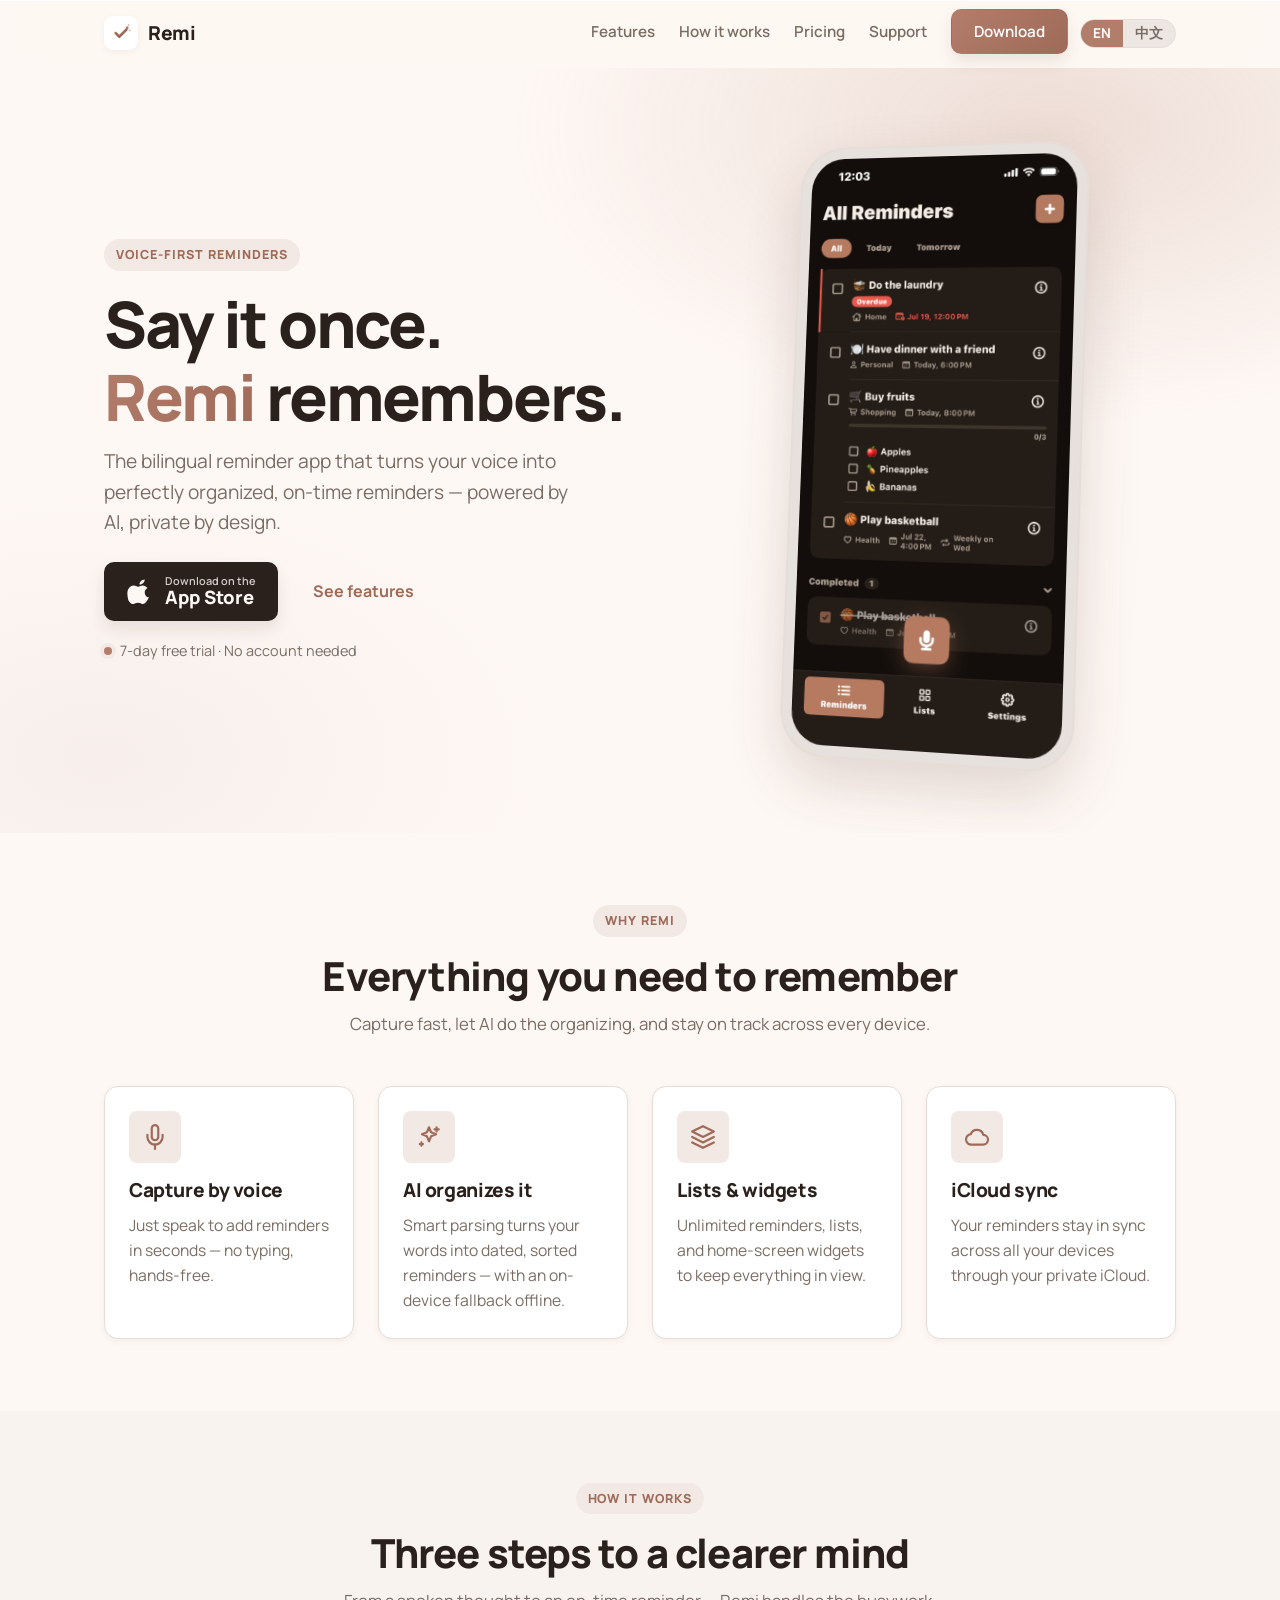
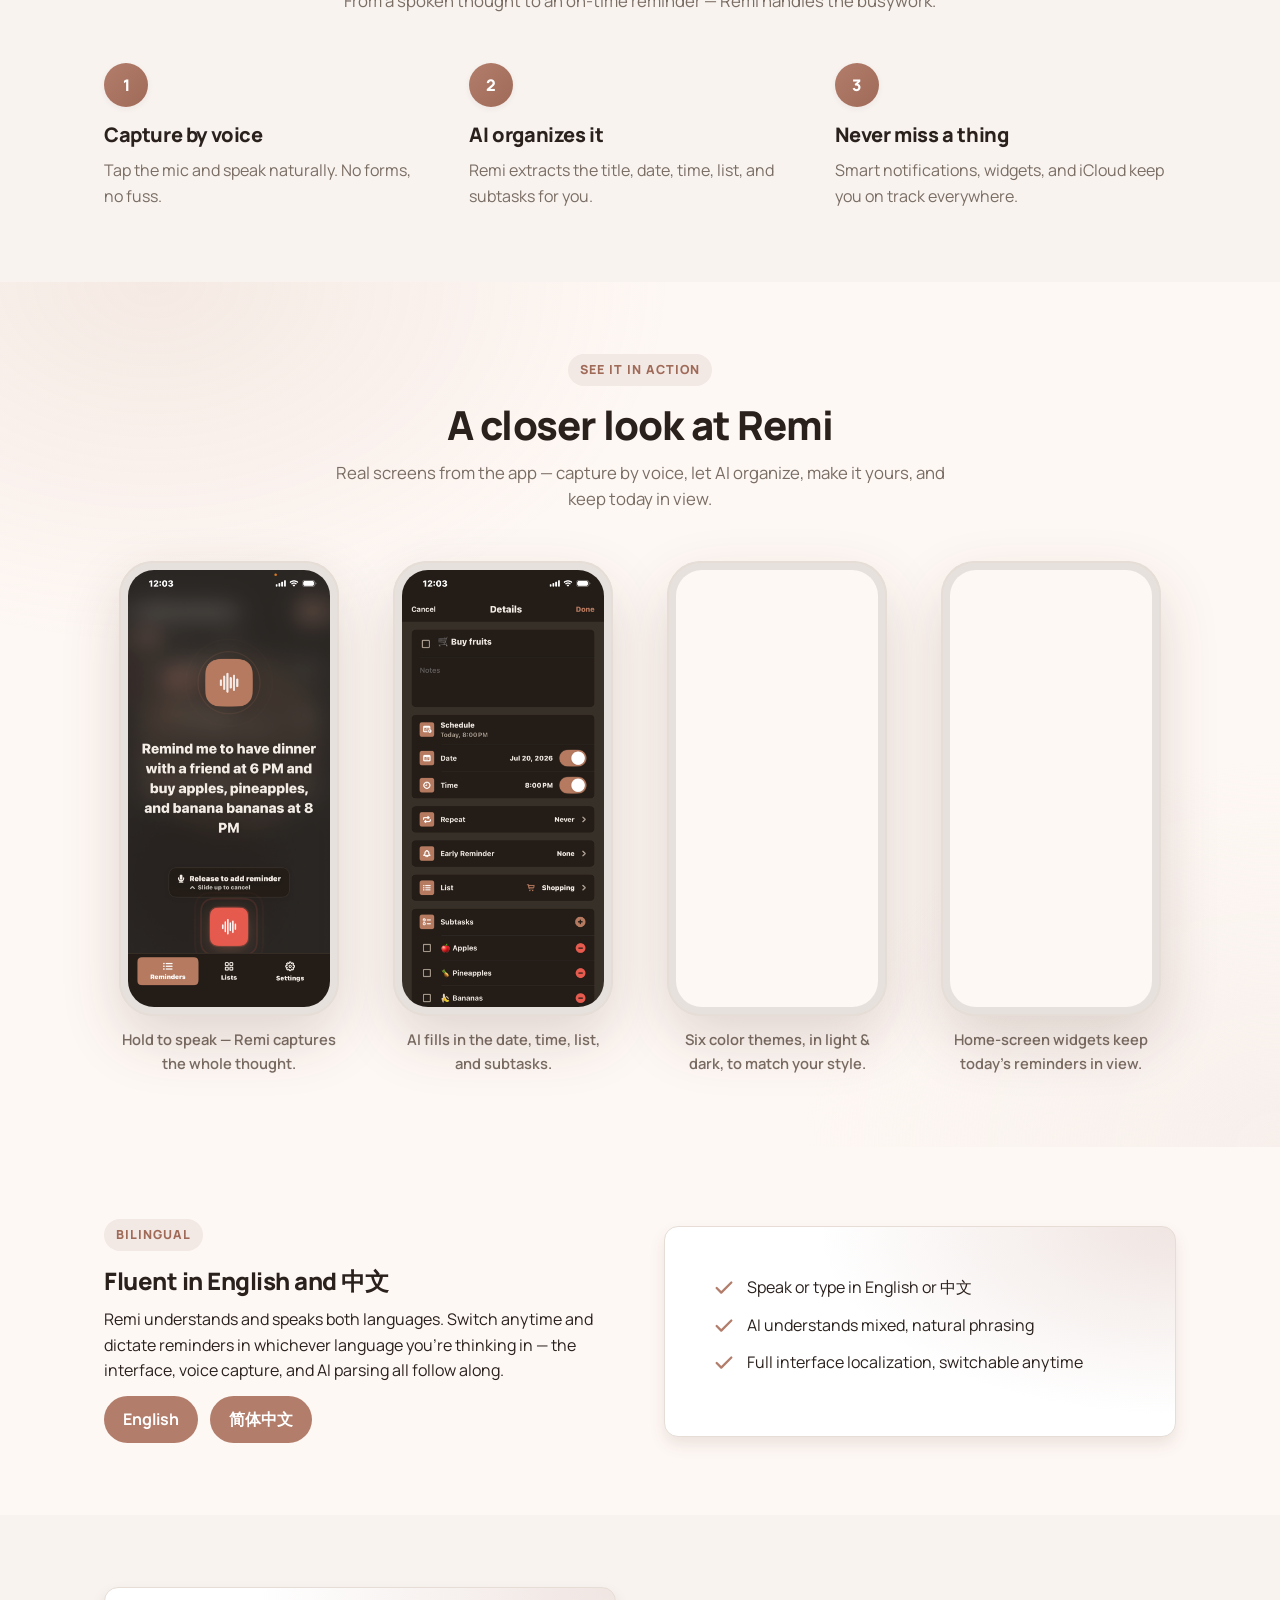
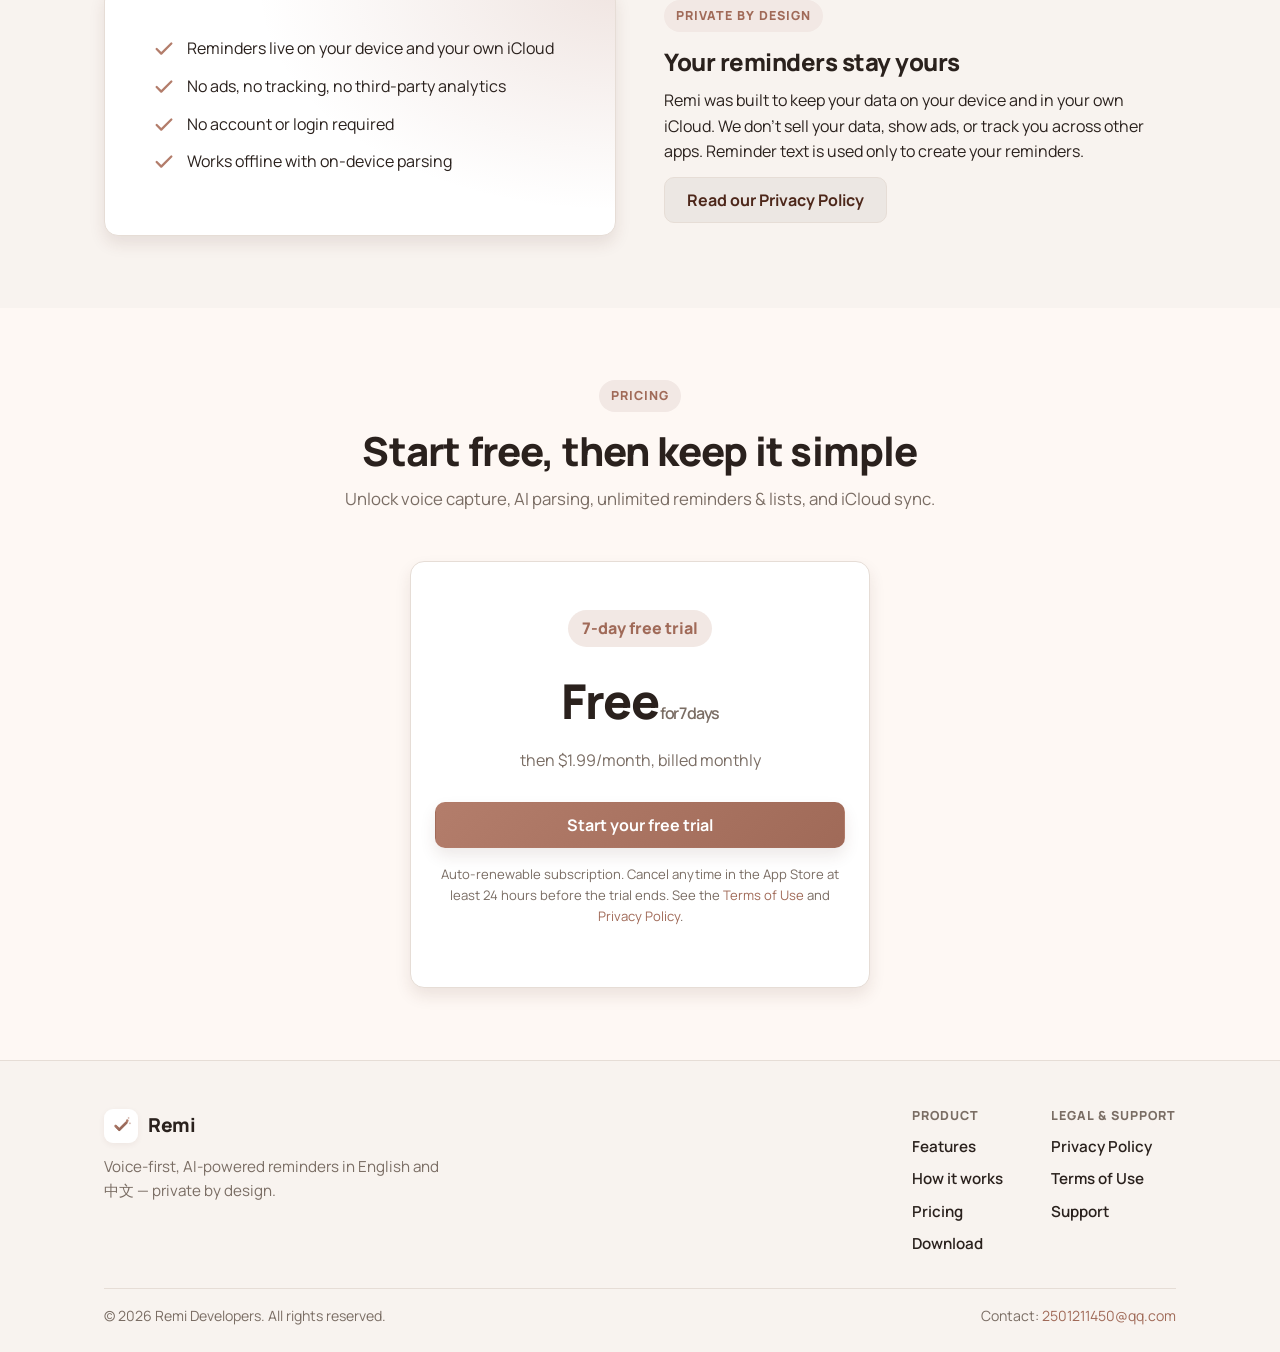
<file: index.html>
<!DOCTYPE html>
<html lang="en">
<head>
  <meta charset="utf-8" />
  <meta name="viewport" content="width=device-width, initial-scale=1" />
  <script>
    (function () {
      try {
        var s = new URLSearchParams(location.search).get("lang");
        var v = s || localStorage.getItem("remi.lang");
        var lang = (v === "en" || v === "zh") ? v
          : ((navigator.language || "en").toLowerCase().indexOf("zh") === 0 ? "zh" : "en");
        var el = document.documentElement;
        el.setAttribute("lang", lang === "zh" ? "zh-Hans" : "en");
        el.setAttribute("data-lang", lang);
        if (lang !== "en") el.classList.add("i18n-hold");
      } catch (e) {}
    })();
  </script>
  <title data-i18n="index.title">Remi — Voice-first reminders, organized by AI</title>
  <meta name="description" data-i18n-attr="content:index.desc" content="Remi is a bilingual (English / 中文) reminder app. Speak naturally and AI turns your words into dated, sorted reminders — private by design, synced with your own iCloud." />
  <meta name="theme-color" content="#b37d6b" />

  <!-- Open Graph / social -->
  <meta property="og:type" content="website" />
  <meta property="og:title" content="Remi — Voice-first reminders, organized by AI" />
  <meta property="og:description" content="Speak it. Remi remembers. A bilingual, AI-powered reminder app that's private by design." />
  <meta property="og:image" content="assets/app-icon.png" />
  <meta name="twitter:card" content="summary_large_image" />

  <link rel="icon" type="image/png" href="assets/app-icon.png" />
  <link rel="apple-touch-icon" href="assets/app-icon.png" />

  <!-- Manrope (design.md system font) -->
  <link rel="preconnect" href="https://fonts.googleapis.com" />
  <link rel="preconnect" href="https://fonts.gstatic.com" crossorigin />
  <link href="https://fonts.googleapis.com/css2?family=Manrope:wght@400;500;600;700;800&display=swap" rel="stylesheet" />

  <link rel="stylesheet" href="styles.css" />
  <script src="i18n.js" defer></script>
  <script src="script.js" defer></script>
</head>
<body>
  <!-- ============ Nav ============ -->
  <header class="nav">
    <div class="container">
      <a class="brand" href="index.html">
        <img src="assets/app-icon.png" alt="" width="34" height="34" />
        Remi
      </a>
      <nav aria-label="Primary">
        <ul class="nav-links" id="nav-links">
          <li><a href="#features" data-i18n="nav.features">Features</a></li>
          <li><a href="#how" data-i18n="nav.how">How it works</a></li>
          <li><a href="#pricing" data-i18n="nav.pricing">Pricing</a></li>
          <li><a href="support.html" data-i18n="common.support">Support</a></li>
          <li><a class="btn btn-primary" href="https://apps.apple.com/app/id6792330658" target="_blank" rel="noopener" data-i18n="common.download">Download</a></li>
        </ul>
      </nav>
      <div class="lang-switch" role="group" aria-label="Language" data-i18n-attr="aria-label:lang.aria">
        <button type="button" data-set-lang="en">EN</button>
        <button type="button" data-set-lang="zh">中文</button>
      </div>
      <button class="nav-toggle" aria-label="Toggle menu" aria-controls="nav-links" aria-expanded="false">
        <svg viewBox="0 0 24 24" fill="none" stroke="currentColor" stroke-width="2" stroke-linecap="round"><path d="M3 6h18M3 12h18M3 18h18"/></svg>
      </button>
    </div>
  </header>

  <main>
    <!-- ============ Hero ============ -->
    <section class="hero">
      <div class="container hero-grid">
        <div>
          <span class="eyebrow" data-i18n="hero.eyebrow">Voice-first reminders</span>
          <h1 data-i18n-html="hero.title">Say it once.<br /><span class="accent">Remi</span> remembers.</h1>
          <p class="hero-sub" data-i18n="hero.sub">
            The bilingual reminder app that turns your voice into perfectly
            organized, on-time reminders — powered by AI, private by design.
          </p>
          <div class="hero-actions">
            <a class="btn btn-store" href="https://apps.apple.com/app/id6792330658" target="_blank" rel="noopener" aria-label="Download Remi on the App Store" data-i18n-attr="aria-label:common.onAppStore">
              <svg viewBox="0 0 24 24" fill="currentColor" aria-hidden="true"><path d="M16.365 1.43c0 1.14-.42 2.22-1.17 3.03-.9.96-2.37 1.71-3.6 1.62-.15-1.14.42-2.34 1.11-3.09.81-.87 2.31-1.53 3.66-1.56zM20.6 17.02c-.6 1.38-.9 1.98-1.68 3.18-1.08 1.68-2.61 3.78-4.5 3.78-1.68 0-2.1-1.08-4.38-1.08-2.28 0-2.73 1.05-4.41 1.11-1.89.06-3.33-1.86-4.41-3.54C.36 17.31-.24 13.02 1.26 10.2c1.05-2.01 2.94-3.27 4.95-3.27 1.71 0 2.79 1.11 4.2 1.11 1.38 0 2.22-1.11 4.2-1.11 1.5 0 3.09.81 4.23 2.22-3.72 2.04-3.12 7.35.76 8.87z"/></svg>
              <span class="store-copy"><small data-i18n="hero.badgeSmall">Download on the</small><strong>App Store</strong></span>
            </a>
            <a class="btn btn-ghost" href="#features" data-i18n="hero.seeFeatures">See features</a>
          </div>
          <span class="hero-note" data-i18n="hero.note">7-day free trial · No account needed</span>
        </div>

        <!-- Real device screenshot — language-aware src (assets/shots/{en,zh}/main.png) -->
        <div class="phone-wrap">
          <div class="phone phone--shot">
            <div class="phone-screen">
              <img class="phone-shot-img"
                   data-i18n-attr="src:shot.main.src,alt:shot.main.alt"
                   src="assets/shots/en/main.png"
                   alt="Remi home screen showing the All Reminders list"
                   width="720" height="1558" loading="eager" decoding="async" fetchpriority="high" />
            </div>
          </div>
        </div>
      </div>
    </section>

    <!-- ============ Features ============ -->
    <section class="section" id="features">
      <div class="container">
        <div class="section-head reveal">
          <span class="eyebrow" data-i18n="features.eyebrow">Why Remi</span>
          <h2 data-i18n="features.title">Everything you need to remember</h2>
          <p data-i18n="features.intro">Capture fast, let AI do the organizing, and stay on track across every device.</p>
        </div>
        <div class="grid grid-4">
          <article class="card reveal">
            <span class="icon">
              <svg viewBox="0 0 24 24" fill="none" stroke="currentColor" stroke-width="2" stroke-linecap="round" stroke-linejoin="round"><path d="M12 1a3 3 0 0 0-3 3v8a3 3 0 0 0 6 0V4a3 3 0 0 0-3-3z"/><path d="M19 10v2a7 7 0 0 1-14 0v-2"/><path d="M12 19v4"/></svg>
            </span>
            <h3 data-i18n="features.c1.title">Capture by voice</h3>
            <p data-i18n="features.c1.body">Just speak to add reminders in seconds — no typing, hands-free.</p>
          </article>
          <article class="card reveal">
            <span class="icon">
              <svg viewBox="0 0 24 24" fill="none" stroke="currentColor" stroke-width="2" stroke-linecap="round" stroke-linejoin="round"><path d="M12 3l1.9 4.6L18.5 9.5 13.9 11.4 12 16l-1.9-4.6L5.5 9.5l4.6-1.9z"/><path d="M19 3v4M21 5h-4M5 17v3M6.5 18.5h-3"/></svg>
            </span>
            <h3 data-i18n="features.c2.title">AI organizes it</h3>
            <p data-i18n="features.c2.body">Smart parsing turns your words into dated, sorted reminders — with an on-device fallback offline.</p>
          </article>
          <article class="card reveal">
            <span class="icon">
              <svg viewBox="0 0 24 24" fill="none" stroke="currentColor" stroke-width="2" stroke-linecap="round" stroke-linejoin="round"><path d="M12 2 2 7l10 5 10-5-10-5z"/><path d="M2 12l10 5 10-5"/><path d="M2 17l10 5 10-5"/></svg>
            </span>
            <h3 data-i18n="features.c3.title">Lists &amp; widgets</h3>
            <p data-i18n="features.c3.body">Unlimited reminders, lists, and home-screen widgets to keep everything in view.</p>
          </article>
          <article class="card reveal">
            <span class="icon">
              <svg viewBox="0 0 24 24" fill="none" stroke="currentColor" stroke-width="2" stroke-linecap="round" stroke-linejoin="round"><path d="M17.5 19a4.5 4.5 0 0 0 .3-9A6 6 0 0 0 6.3 9.4 4 4 0 0 0 7 19h10.5z"/></svg>
            </span>
            <h3 data-i18n="features.c4.title">iCloud sync</h3>
            <p data-i18n="features.c4.body">Your reminders stay in sync across all your devices through your private iCloud.</p>
          </article>
        </div>
      </div>
    </section>

    <!-- ============ How it works ============ -->
    <section class="section alt-surface" id="how">
      <div class="container">
        <div class="section-head reveal">
          <span class="eyebrow" data-i18n="how.eyebrow">How it works</span>
          <h2 data-i18n="how.title">Three steps to a clearer mind</h2>
          <p data-i18n="how.intro">From a spoken thought to an on-time reminder — Remi handles the busywork.</p>
        </div>
        <div class="grid grid-3 steps">
          <div class="step reveal">
            <div class="num">1</div>
            <h3 data-i18n="how.s1.title">Capture by voice</h3>
            <p data-i18n="how.s1.body">Tap the mic and speak naturally. No forms, no fuss.</p>
          </div>
          <div class="step reveal">
            <div class="num">2</div>
            <h3 data-i18n="how.s2.title">AI organizes it</h3>
            <p data-i18n="how.s2.body">Remi extracts the title, date, time, list, and subtasks for you.</p>
          </div>
          <div class="step reveal">
            <div class="num">3</div>
            <h3 data-i18n="how.s3.title">Never miss a thing</h3>
            <p data-i18n="how.s3.body">Smart notifications, widgets, and iCloud keep you on track everywhere.</p>
          </div>
        </div>
      </div>
    </section>

    <!-- ============ Screenshot showcase ============ -->
    <section class="section section--showcase" id="gallery">
      <div class="container">
        <div class="section-head reveal">
          <span class="eyebrow" data-i18n="gallery.eyebrow">See it in action</span>
          <h2 data-i18n="gallery.title">A closer look at Remi</h2>
          <p data-i18n="gallery.intro">Real screens from the app — capture by voice, let AI organize, make it yours, and keep today in view.</p>
        </div>
        <div class="shot-gallery">
          <figure class="shot reveal">
            <div class="phone phone--shot phone--sm">
              <div class="phone-screen">
                <img data-i18n-attr="src:shot.voice.src,alt:shot.voice.cap" src="assets/shots/en/voice.png" alt="Hold to speak — Remi captures the whole thought." width="720" height="1558" loading="lazy" decoding="async" />
              </div>
            </div>
            <figcaption data-i18n="shot.voice.cap">Hold to speak — Remi captures the whole thought.</figcaption>
          </figure>
          <figure class="shot reveal">
            <div class="phone phone--shot phone--sm">
              <div class="phone-screen">
                <img data-i18n-attr="src:shot.details.src,alt:shot.details.cap" src="assets/shots/en/details.png" alt="AI fills in the date, time, list, and subtasks." width="720" height="1558" loading="lazy" decoding="async" />
              </div>
            </div>
            <figcaption data-i18n="shot.details.cap">AI fills in the date, time, list, and subtasks.</figcaption>
          </figure>
          <figure class="shot reveal">
            <div class="phone phone--shot phone--sm">
              <div class="phone-screen">
                <img data-i18n-attr="src:shot.themes.src,alt:shot.themes.cap" src="assets/shots/en/themes.png" alt="Six color themes, in light &amp; dark, to match your style." width="720" height="1558" loading="lazy" decoding="async" />
              </div>
            </div>
            <figcaption data-i18n="shot.themes.cap">Six color themes, in light &amp; dark, to match your style.</figcaption>
          </figure>
          <figure class="shot reveal">
            <div class="phone phone--shot phone--sm">
              <div class="phone-screen">
                <img data-i18n-attr="src:shot.widget.src,alt:shot.widget.cap" src="assets/shots/en/widget.png" alt="Home-screen widgets keep today's reminders in view." width="720" height="1558" loading="lazy" decoding="async" />
              </div>
            </div>
            <figcaption data-i18n="shot.widget.cap">Home-screen widgets keep today's reminders in view.</figcaption>
          </figure>
        </div>
      </div>
    </section>

    <!-- ============ Bilingual ============ -->
    <section class="section">
      <div class="container split">
        <div class="reveal">
          <span class="eyebrow" data-i18n="bi.eyebrow">Bilingual</span>
          <h2 data-i18n="bi.title">Fluent in English and 中文</h2>
          <p data-i18n="bi.body">
            Remi understands and speaks both languages. Switch anytime and dictate
            reminders in whichever language you're thinking in — the interface,
            voice capture, and AI parsing all follow along.
          </p>
          <div class="lang-badges">
            <span class="lang-badge active">English</span>
            <span class="lang-badge active">简体中文</span>
          </div>
        </div>
        <div class="callout-card reveal">
          <ul class="check-list">
            <li>
              <svg viewBox="0 0 24 24" fill="none" stroke="currentColor" stroke-width="2.5" stroke-linecap="round" stroke-linejoin="round"><path d="M20 6 9 17l-5-5"/></svg>
              <span data-i18n="bi.check1">Speak or type in English or 中文</span>
            </li>
            <li>
              <svg viewBox="0 0 24 24" fill="none" stroke="currentColor" stroke-width="2.5" stroke-linecap="round" stroke-linejoin="round"><path d="M20 6 9 17l-5-5"/></svg>
              <span data-i18n="bi.check2">AI understands mixed, natural phrasing</span>
            </li>
            <li>
              <svg viewBox="0 0 24 24" fill="none" stroke="currentColor" stroke-width="2.5" stroke-linecap="round" stroke-linejoin="round"><path d="M20 6 9 17l-5-5"/></svg>
              <span data-i18n="bi.check3">Full interface localization, switchable anytime</span>
            </li>
          </ul>
        </div>
      </div>
    </section>

    <!-- ============ Privacy ============ -->
    <section class="section alt-surface">
      <div class="container split">
        <div class="callout-card reveal">
          <ul class="check-list">
            <li>
              <svg viewBox="0 0 24 24" fill="none" stroke="currentColor" stroke-width="2.5" stroke-linecap="round" stroke-linejoin="round"><path d="M20 6 9 17l-5-5"/></svg>
              <span data-i18n="privt.check1">Reminders live on your device and your own iCloud</span>
            </li>
            <li>
              <svg viewBox="0 0 24 24" fill="none" stroke="currentColor" stroke-width="2.5" stroke-linecap="round" stroke-linejoin="round"><path d="M20 6 9 17l-5-5"/></svg>
              <span data-i18n="privt.check2">No ads, no tracking, no third-party analytics</span>
            </li>
            <li>
              <svg viewBox="0 0 24 24" fill="none" stroke="currentColor" stroke-width="2.5" stroke-linecap="round" stroke-linejoin="round"><path d="M20 6 9 17l-5-5"/></svg>
              <span data-i18n="privt.check3">No account or login required</span>
            </li>
            <li>
              <svg viewBox="0 0 24 24" fill="none" stroke="currentColor" stroke-width="2.5" stroke-linecap="round" stroke-linejoin="round"><path d="M20 6 9 17l-5-5"/></svg>
              <span data-i18n="privt.check4">Works offline with on-device parsing</span>
            </li>
          </ul>
        </div>
        <div class="reveal">
          <span class="eyebrow" data-i18n="privt.eyebrow">Private by design</span>
          <h2 data-i18n="privt.title">Your reminders stay yours</h2>
          <p data-i18n="privt.body">
            Remi was built to keep your data on your device and in your own iCloud.
            We don't sell your data, show ads, or track you across other apps.
            Reminder text is used only to create your reminders.
          </p>
          <a class="btn btn-secondary" href="privacy.html" data-i18n="privt.read">Read our Privacy Policy</a>
        </div>
      </div>
    </section>

    <!-- ============ Pricing ============ -->
    <section class="section" id="pricing">
      <div class="container">
        <div class="section-head reveal">
          <span class="eyebrow" data-i18n="pricing.eyebrow">Pricing</span>
          <h2 data-i18n="pricing.title">Start free, then keep it simple</h2>
          <p data-i18n="pricing.intro">Unlock voice capture, AI parsing, unlimited reminders &amp; lists, and iCloud sync.</p>
        </div>
        <div class="pricing reveal">
          <span class="trial-tag" data-i18n="pricing.trialTag">7-day free trial</span>
          <div class="price" data-i18n-html="pricing.price">Free<small> for 7 days</small></div>
          <p style="color:var(--secondary-text);margin-top:var(--sp-sm)" data-i18n-html="pricing.thenLine">
            then $1.99/month, billed monthly
          </p>
          <!-- App Store call-to-action. -->
          <a class="btn btn-primary" href="https://apps.apple.com/app/id6792330658" target="_blank" rel="noopener" style="width:100%;margin-top:var(--sp-lg)" data-i18n="pricing.cta">Start your free trial</a>
          <p class="fine" data-i18n-html="pricing.fine">
            Auto-renewable subscription. Cancel anytime in the App Store at least
            24 hours before the trial ends. See the
            <a href="https://www.apple.com/legal/internet-services/itunes/dev/stdeula/">Terms of Use</a>
            and <a href="privacy.html">Privacy Policy</a>.
          </p>
        </div>
      </div>
    </section>
  </main>

  <!-- ============ Footer ============ -->
  <footer class="footer">
    <div class="container">
      <div class="footer-grid">
        <div>
          <a class="brand" href="index.html">
            <img src="assets/app-icon.png" alt="" width="34" height="34" />
            Remi
          </a>
          <p data-i18n="footer.tagline">Voice-first, AI-powered reminders in English and 中文 — private by design.</p>
        </div>
        <div class="footer-links">
          <div class="footer-col">
            <h4 data-i18n="footer.product">Product</h4>
            <a href="#features" data-i18n="nav.features">Features</a>
            <a href="#how" data-i18n="nav.how">How it works</a>
            <a href="#pricing" data-i18n="nav.pricing">Pricing</a>
            <a href="https://apps.apple.com/app/id6792330658" target="_blank" rel="noopener" data-i18n="common.download">Download</a>
          </div>
          <div class="footer-col">
            <h4 data-i18n="footer.legalSupport">Legal &amp; support</h4>
            <a href="privacy.html" data-i18n="common.privacyPolicy">Privacy Policy</a>
            <a href="https://www.apple.com/legal/internet-services/itunes/dev/stdeula/" data-i18n="common.termsOfUse">Terms of Use</a>
            <a href="support.html" data-i18n="common.support">Support</a>
          </div>
        </div>
      </div>
      <div class="footer-bottom">
        <span>&copy; <span data-year>2026</span> Remi Developers. <span data-i18n="footer.rights">All rights reserved.</span></span>
        <span><span data-i18n="footer.contactLabel">Contact:</span> <a href="mailto:2501211450@qq.com">2501211450@qq.com</a></span>
      </div>
    </div>
  </footer>
</body>
</html>
</file>
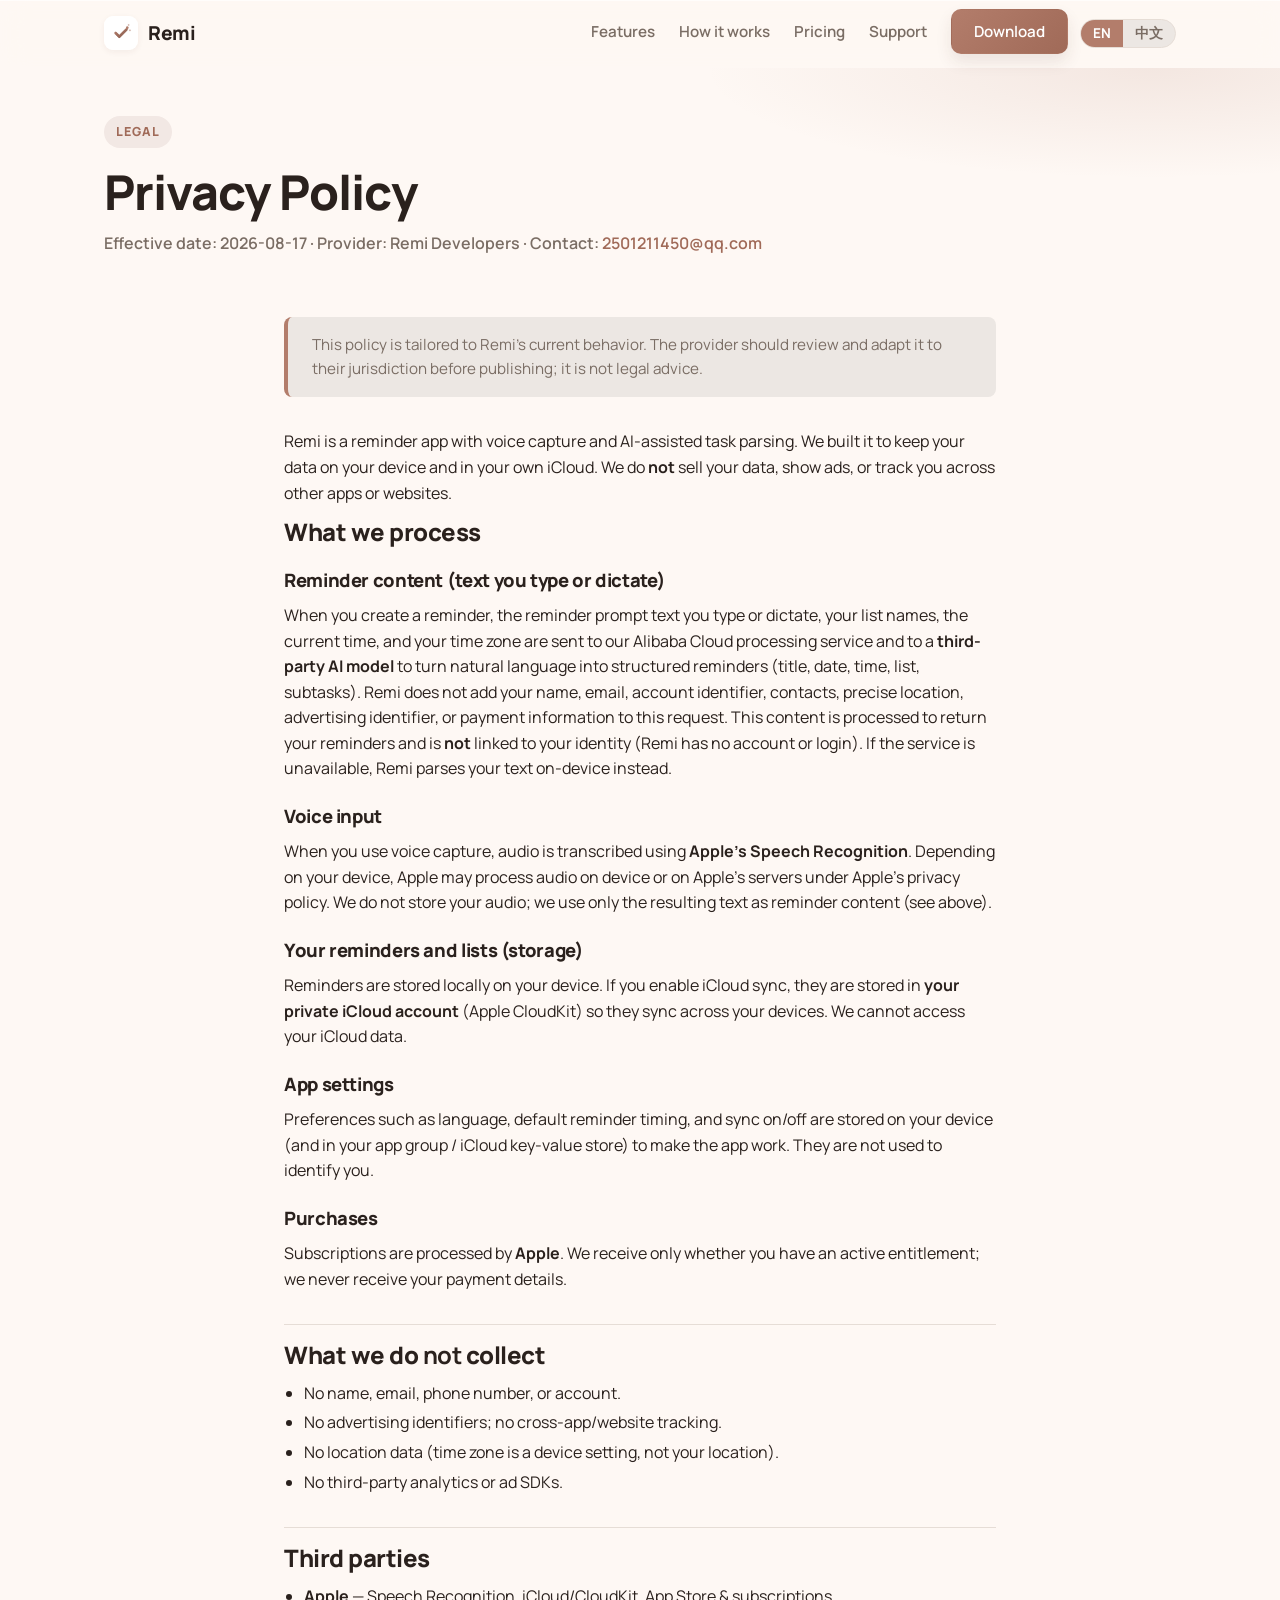
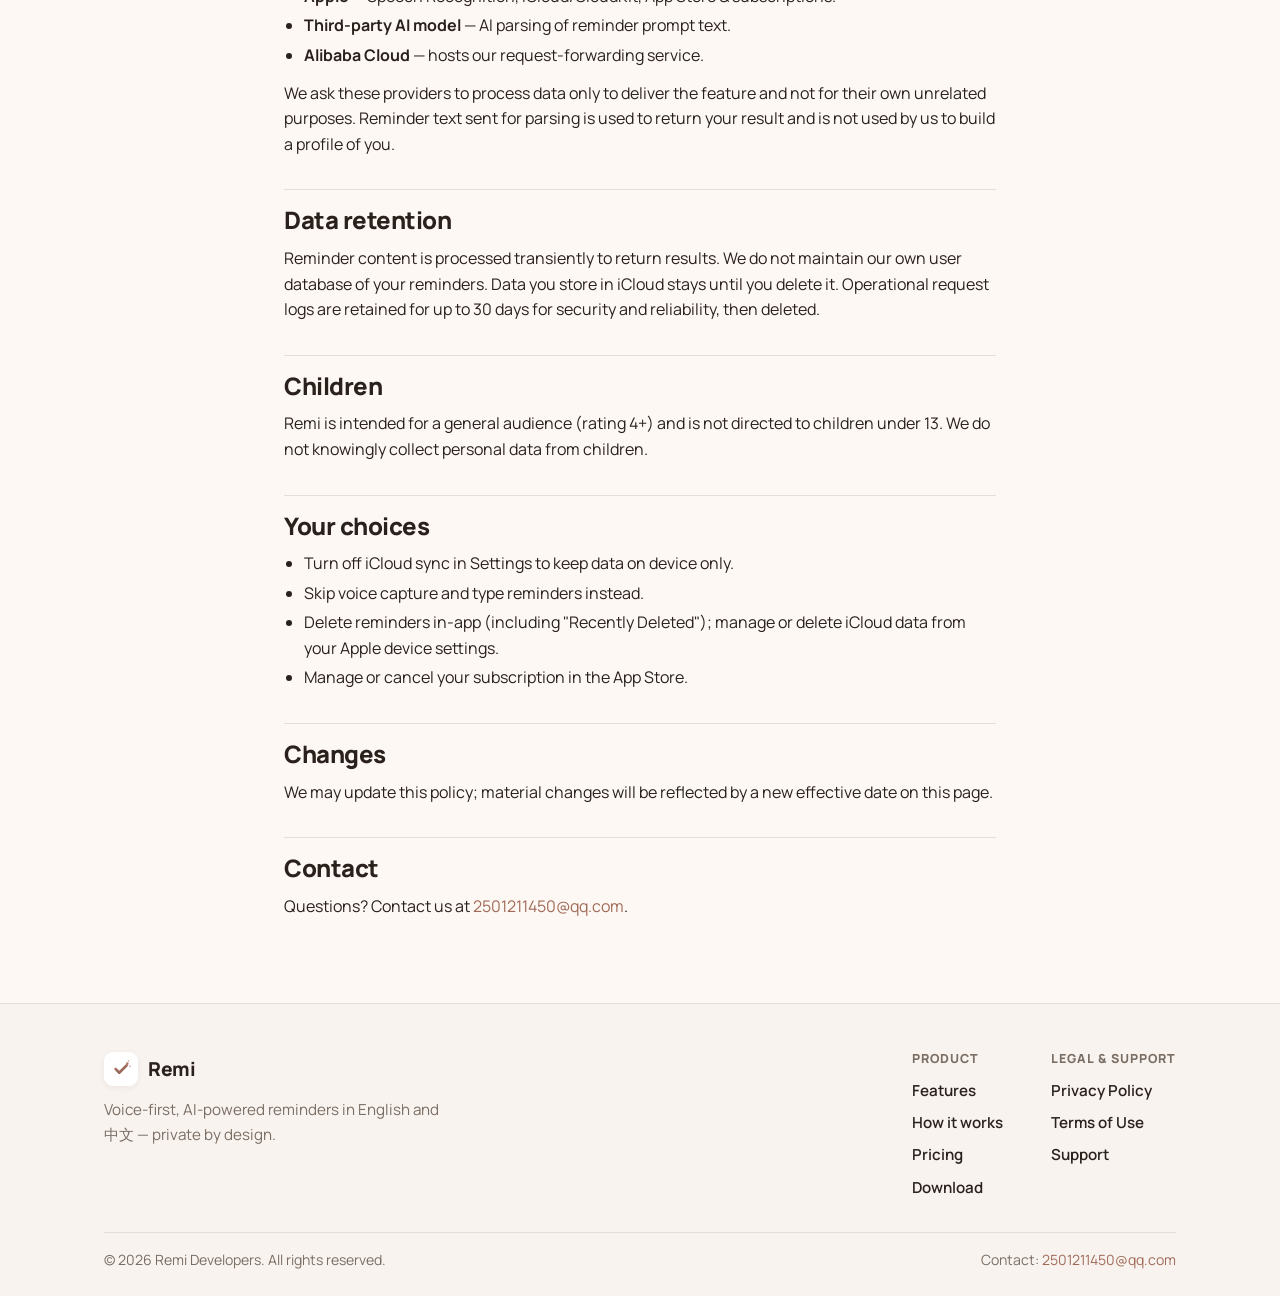
<file: privacy.html>
<!DOCTYPE html>
<html lang="en">
<head>
  <meta charset="utf-8" />
  <meta name="viewport" content="width=device-width, initial-scale=1" />
  <script>
    (function () {
      try {
        var s = new URLSearchParams(location.search).get("lang");
        var v = s || localStorage.getItem("remi.lang");
        var lang = (v === "en" || v === "zh") ? v
          : ((navigator.language || "en").toLowerCase().indexOf("zh") === 0 ? "zh" : "en");
        var el = document.documentElement;
        el.setAttribute("lang", lang === "zh" ? "zh-Hans" : "en");
        el.setAttribute("data-lang", lang);
        if (lang !== "en") el.classList.add("i18n-hold");
      } catch (e) {}
    })();
  </script>
  <title data-i18n="privacy.title">Privacy Policy — Remi</title>
  <meta name="description" data-i18n-attr="content:privacy.desc" content="How Remi handles your data: on your device and in your own iCloud. No ads, no tracking, no account required." />
  <meta name="theme-color" content="#b37d6b" />

  <link rel="icon" type="image/png" href="assets/app-icon.png" />
  <link rel="apple-touch-icon" href="assets/app-icon.png" />

  <link rel="preconnect" href="https://fonts.googleapis.com" />
  <link rel="preconnect" href="https://fonts.gstatic.com" crossorigin />
  <link href="https://fonts.googleapis.com/css2?family=Manrope:wght@400;500;600;700;800&display=swap" rel="stylesheet" />

  <link rel="stylesheet" href="styles.css" />
  <script src="i18n.js" defer></script>
  <script src="script.js" defer></script>
</head>
<body>
  <!-- ============ Nav ============ -->
  <header class="nav">
    <div class="container">
      <a class="brand" href="index.html">
        <img src="assets/app-icon.png" alt="" width="34" height="34" />
        Remi
      </a>
      <nav aria-label="Primary">
        <ul class="nav-links" id="nav-links">
          <li><a href="index.html#features" data-i18n="nav.features">Features</a></li>
          <li><a href="index.html#how" data-i18n="nav.how">How it works</a></li>
          <li><a href="index.html#pricing" data-i18n="nav.pricing">Pricing</a></li>
          <li><a href="support.html" data-i18n="common.support">Support</a></li>
          <li><a class="btn btn-primary" href="https://apps.apple.com/app/id6792330658" target="_blank" rel="noopener" data-i18n="common.download">Download</a></li>
        </ul>
      </nav>
      <div class="lang-switch" role="group" aria-label="Language" data-i18n-attr="aria-label:lang.aria">
        <button type="button" data-set-lang="en">EN</button>
        <button type="button" data-set-lang="zh">中文</button>
      </div>
      <button class="nav-toggle" aria-label="Toggle menu" aria-controls="nav-links" aria-expanded="false">
        <svg viewBox="0 0 24 24" fill="none" stroke="currentColor" stroke-width="2" stroke-linecap="round"><path d="M3 6h18M3 12h18M3 18h18"/></svg>
      </button>
    </div>
  </header>

  <main>
    <section class="doc-hero">
      <div class="container">
        <span class="eyebrow" data-i18n="privacy.eyebrow">Legal</span>
        <h1 data-i18n="privacy.h1">Privacy Policy</h1>
        <p class="updated" data-i18n-html="privacy.updated">
          Effective date: 2026-08-17 ·
          Provider: Remi Developers ·
          Contact: <a href="mailto:2501211450@qq.com">2501211450@qq.com</a>
        </p>
      </div>
    </section>

    <article class="doc">
      <div class="doc-note" data-i18n="privacy.note">
        This policy is tailored to Remi's current behavior. The provider should
        review and adapt it to their jurisdiction before publishing; it is not
        legal advice.
      </div>

      <p data-i18n-html="privacy.intro">
        Remi is a reminder app with voice capture and AI-assisted task parsing. We
        built it to keep your data on your device and in your own iCloud. We do
        <strong>not</strong> sell your data, show ads, or track you across other
        apps or websites.
      </p>

      <h2 data-i18n="privacy.h2process">What we process</h2>

      <h3 data-i18n="privacy.h3reminder">Reminder content (text you type or dictate)</h3>
      <p data-i18n-html="privacy.pReminder">
        When you create a reminder, the reminder prompt text you type or dictate,
        your list names, the current time, and your time zone are sent to our
        Alibaba Cloud processing service and to a <strong>third-party AI
        model</strong> to turn natural language into structured reminders (title,
        date, time, list, subtasks). Remi does not add your name, email, account
        identifier, contacts, precise location, advertising identifier, or payment
        information to this request. This content is processed to return your
        reminders and is <strong>not</strong> linked to your identity (Remi has no
        account or login). If the service is unavailable, Remi parses your text
        on-device instead.
      </p>

      <h3 data-i18n="privacy.h3voice">Voice input</h3>
      <p data-i18n-html="privacy.pVoice">
        When you use voice capture, audio is transcribed using <strong>Apple's
        Speech Recognition</strong>. Depending on your device, Apple may process
        audio on device or on Apple's servers under Apple's privacy policy. We do
        not store your audio; we use only the resulting text as reminder content
        (see above).
      </p>

      <h3 data-i18n="privacy.h3storage">Your reminders and lists (storage)</h3>
      <p data-i18n-html="privacy.pStorage">
        Reminders are stored locally on your device. If you enable iCloud sync,
        they are stored in <strong>your private iCloud account</strong> (Apple
        CloudKit) so they sync across your devices. We cannot access your iCloud
        data.
      </p>

      <h3 data-i18n="privacy.h3settings">App settings</h3>
      <p data-i18n="privacy.pSettings">
        Preferences such as language, default reminder timing, and sync on/off are
        stored on your device (and in your app group / iCloud key-value store) to
        make the app work. They are not used to identify you.
      </p>

      <h3 data-i18n="privacy.h3purchases">Purchases</h3>
      <p data-i18n-html="privacy.pPurchases">
        Subscriptions are processed by <strong>Apple</strong>. We receive only
        whether you have an active entitlement; we never receive your payment
        details.
      </p>

      <h2 data-i18n-html="privacy.h2notCollect">What we do <strong>not</strong> collect</h2>
      <ul>
        <li data-i18n="privacy.nc1">No name, email, phone number, or account.</li>
        <li data-i18n="privacy.nc2">No advertising identifiers; no cross-app/website tracking.</li>
        <li data-i18n="privacy.nc3">No location data (time zone is a device setting, not your location).</li>
        <li data-i18n="privacy.nc4">No third-party analytics or ad SDKs.</li>
      </ul>

      <h2 data-i18n="privacy.h2third">Third parties</h2>
      <ul>
        <li data-i18n-html="privacy.tpApple"><strong>Apple</strong> — Speech Recognition, iCloud/CloudKit, App Store &amp; subscriptions.</li>
        <li data-i18n-html="privacy.tpAI"><strong>Third-party AI model</strong> — AI parsing of reminder prompt text.</li>
        <li data-i18n-html="privacy.tpCloud"><strong>Alibaba Cloud</strong> — hosts our request-forwarding service.</li>
      </ul>
      <p data-i18n="privacy.pThird">
        We ask these providers to process data only to deliver the feature and not
        for their own unrelated purposes. Reminder text sent for parsing is used to
        return your result and is not used by us to build a profile of you.
      </p>

      <h2 data-i18n="privacy.h2retention">Data retention</h2>
      <p data-i18n="privacy.pRetention">
        Reminder content is processed transiently to return results. We do not
        maintain our own user database of your reminders. Data you store in iCloud
        stays until you delete it. Operational request logs are retained for up to
        30 days for security and reliability, then deleted.
      </p>

      <h2 data-i18n="privacy.h2children">Children</h2>
      <p data-i18n="privacy.pChildren">
        Remi is intended for a general audience (rating 4+) and is not directed to
        children under 13. We do not knowingly collect personal data from children.
      </p>

      <h2 data-i18n="privacy.h2choices">Your choices</h2>
      <ul>
        <li data-i18n="privacy.ch1">Turn off iCloud sync in Settings to keep data on device only.</li>
        <li data-i18n="privacy.ch2">Skip voice capture and type reminders instead.</li>
        <li data-i18n="privacy.ch3">Delete reminders in-app (including "Recently Deleted"); manage or delete iCloud data from your Apple device settings.</li>
        <li data-i18n="privacy.ch4">Manage or cancel your subscription in the App Store.</li>
      </ul>

      <h2 data-i18n="privacy.h2changes">Changes</h2>
      <p data-i18n="privacy.pChanges">
        We may update this policy; material changes will be reflected by a new
        effective date on this page.
      </p>

      <h2 data-i18n="privacy.h2contact">Contact</h2>
      <p data-i18n-html="privacy.pContact">
        Questions? Contact us at <a href="mailto:2501211450@qq.com">2501211450@qq.com</a>.
      </p>
    </article>
  </main>

  <!-- ============ Footer ============ -->
  <footer class="footer">
    <div class="container">
      <div class="footer-grid">
        <div>
          <a class="brand" href="index.html">
            <img src="assets/app-icon.png" alt="" width="34" height="34" />
            Remi
          </a>
          <p data-i18n="footer.tagline">Voice-first, AI-powered reminders in English and 中文 — private by design.</p>
        </div>
        <div class="footer-links">
          <div class="footer-col">
            <h4 data-i18n="footer.product">Product</h4>
            <a href="index.html#features" data-i18n="nav.features">Features</a>
            <a href="index.html#how" data-i18n="nav.how">How it works</a>
            <a href="index.html#pricing" data-i18n="nav.pricing">Pricing</a>
            <a href="https://apps.apple.com/app/id6792330658" target="_blank" rel="noopener" data-i18n="common.download">Download</a>
          </div>
          <div class="footer-col">
            <h4 data-i18n="footer.legalSupport">Legal &amp; support</h4>
            <a href="privacy.html" data-i18n="common.privacyPolicy">Privacy Policy</a>
            <a href="https://www.apple.com/legal/internet-services/itunes/dev/stdeula/" data-i18n="common.termsOfUse">Terms of Use</a>
            <a href="support.html" data-i18n="common.support">Support</a>
          </div>
        </div>
      </div>
      <div class="footer-bottom">
        <span>&copy; <span data-year>2026</span> Remi Developers. <span data-i18n="footer.rights">All rights reserved.</span></span>
        <span><span data-i18n="footer.contactLabel">Contact:</span> <a href="mailto:2501211450@qq.com">2501211450@qq.com</a></span>
      </div>
    </div>
  </footer>
</body>
</html>
</file>
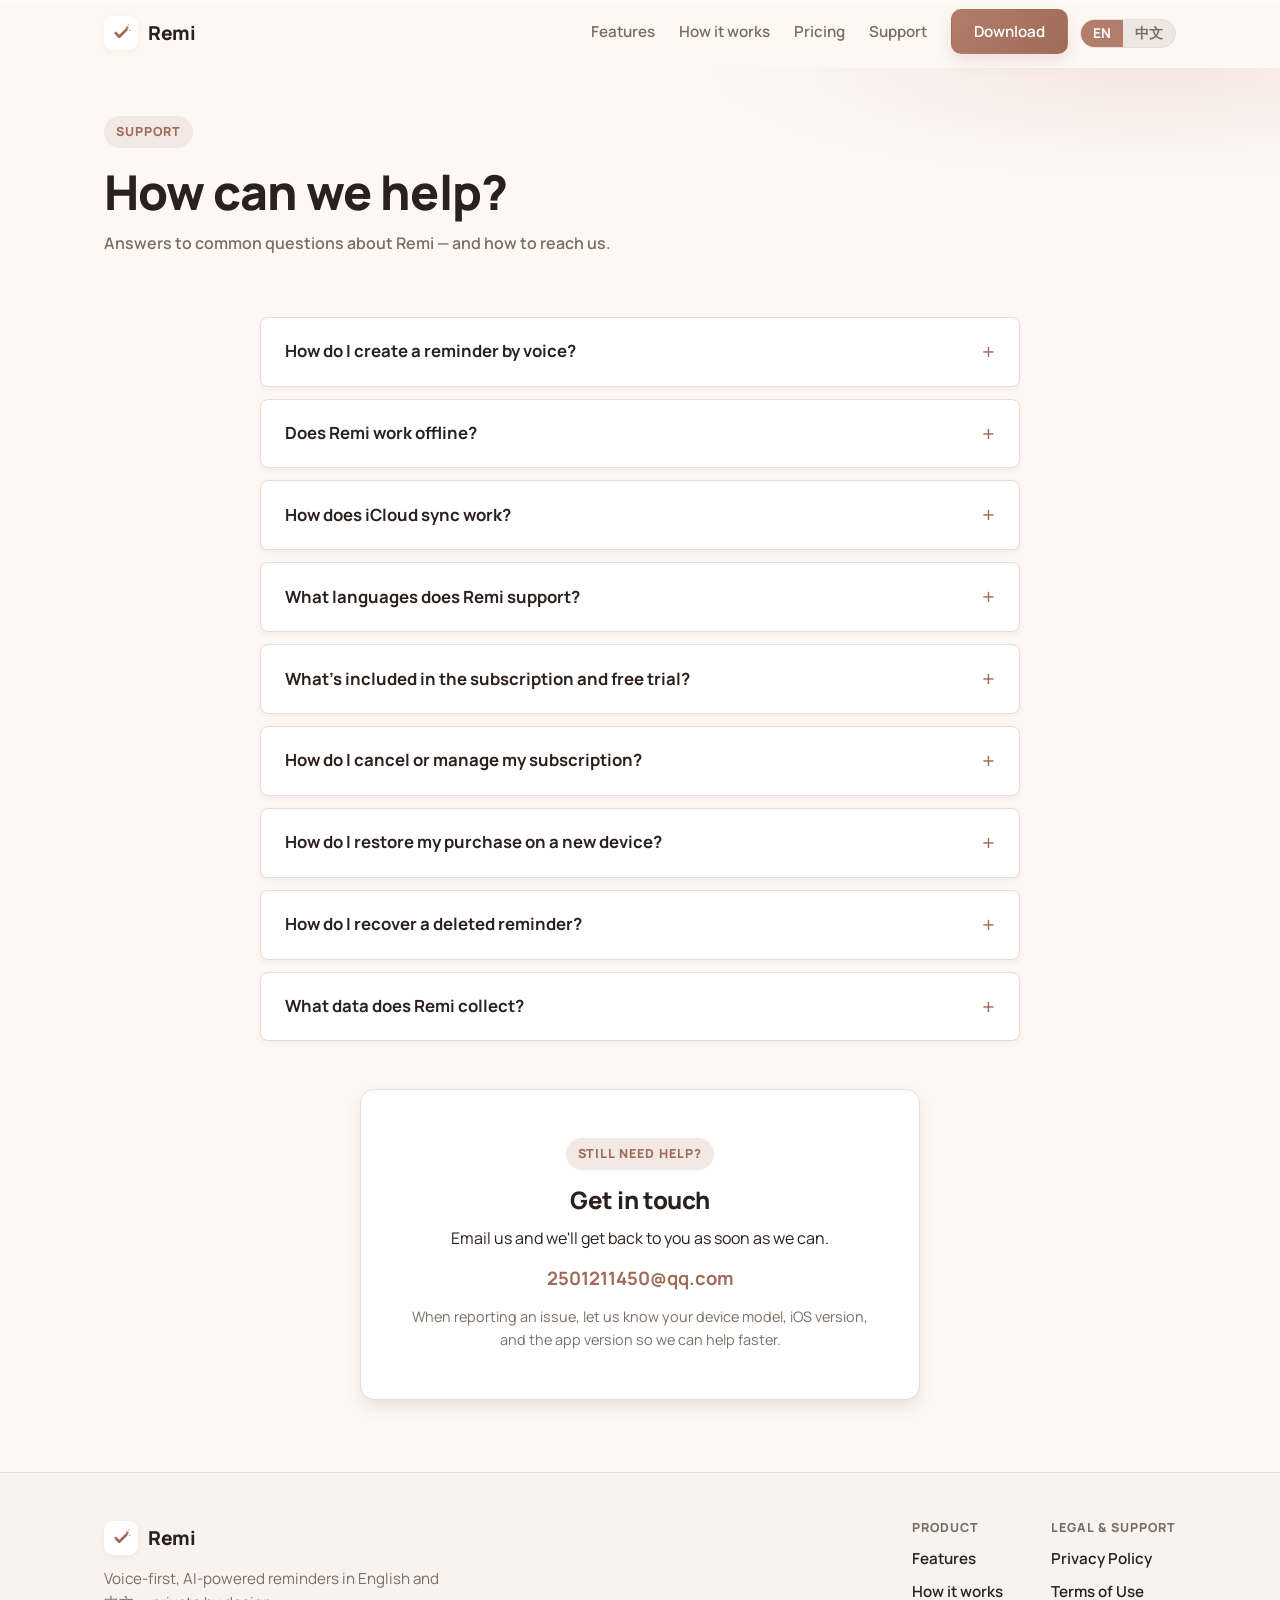
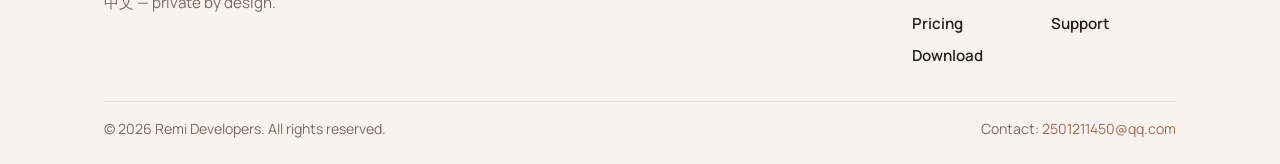
<file: support.html>
<!DOCTYPE html>
<html lang="en">
<head>
  <meta charset="utf-8" />
  <meta name="viewport" content="width=device-width, initial-scale=1" />
  <script>
    (function () {
      try {
        var s = new URLSearchParams(location.search).get("lang");
        var v = s || localStorage.getItem("remi.lang");
        var lang = (v === "en" || v === "zh") ? v
          : ((navigator.language || "en").toLowerCase().indexOf("zh") === 0 ? "zh" : "en");
        var el = document.documentElement;
        el.setAttribute("lang", lang === "zh" ? "zh-Hans" : "en");
        el.setAttribute("data-lang", lang);
        if (lang !== "en") el.classList.add("i18n-hold");
      } catch (e) {}
    })();
  </script>
  <title data-i18n="support.title">Support — Remi</title>
  <meta name="description" data-i18n-attr="content:support.desc" content="Get help with Remi: voice capture, AI parsing, iCloud sync, subscriptions, and more. Frequently asked questions and how to contact us." />
  <meta name="theme-color" content="#b37d6b" />

  <link rel="icon" type="image/png" href="assets/app-icon.png" />
  <link rel="apple-touch-icon" href="assets/app-icon.png" />

  <link rel="preconnect" href="https://fonts.googleapis.com" />
  <link rel="preconnect" href="https://fonts.gstatic.com" crossorigin />
  <link href="https://fonts.googleapis.com/css2?family=Manrope:wght@400;500;600;700;800&display=swap" rel="stylesheet" />

  <link rel="stylesheet" href="styles.css" />
  <script src="i18n.js" defer></script>
  <script src="script.js" defer></script>
</head>
<body>
  <!-- ============ Nav ============ -->
  <header class="nav">
    <div class="container">
      <a class="brand" href="index.html">
        <img src="assets/app-icon.png" alt="" width="34" height="34" />
        Remi
      </a>
      <nav aria-label="Primary">
        <ul class="nav-links" id="nav-links">
          <li><a href="index.html#features" data-i18n="nav.features">Features</a></li>
          <li><a href="index.html#how" data-i18n="nav.how">How it works</a></li>
          <li><a href="index.html#pricing" data-i18n="nav.pricing">Pricing</a></li>
          <li><a href="support.html" data-i18n="common.support">Support</a></li>
          <li><a class="btn btn-primary" href="https://apps.apple.com/app/id6792330658" target="_blank" rel="noopener" data-i18n="common.download">Download</a></li>
        </ul>
      </nav>
      <div class="lang-switch" role="group" aria-label="Language" data-i18n-attr="aria-label:lang.aria">
        <button type="button" data-set-lang="en">EN</button>
        <button type="button" data-set-lang="zh">中文</button>
      </div>
      <button class="nav-toggle" aria-label="Toggle menu" aria-controls="nav-links" aria-expanded="false">
        <svg viewBox="0 0 24 24" fill="none" stroke="currentColor" stroke-width="2" stroke-linecap="round"><path d="M3 6h18M3 12h18M3 18h18"/></svg>
      </button>
    </div>
  </header>

  <main>
    <section class="doc-hero">
      <div class="container">
        <span class="eyebrow" data-i18n="support.eyebrow">Support</span>
        <h1 data-i18n="support.h1">How can we help?</h1>
        <p class="updated" data-i18n="support.sub">Answers to common questions about Remi — and how to reach us.</p>
      </div>
    </section>

    <section class="section" style="padding-top:var(--sp-xl)">
      <div class="container">
        <div class="faq">
          <details>
            <summary data-i18n="support.q1">How do I create a reminder by voice?</summary>
            <p data-i18n="support.a1">Tap the microphone button on the Tasks screen and speak naturally — for example, "Remind me to call the dentist tomorrow at 9." Remi transcribes your speech and uses AI to fill in the title, date, time, list, and any subtasks.</p>
          </details>
          <details>
            <summary data-i18n="support.q2">Does Remi work offline?</summary>
            <p data-i18n="support.a2">Yes. If the AI service is unreachable, Remi falls back to an on-device parser, so you can still create reminders in airplane mode or with a poor connection.</p>
          </details>
          <details>
            <summary data-i18n="support.q3">How does iCloud sync work?</summary>
            <p data-i18n="support.a3">Turn on iCloud sync in Settings and your reminders, lists, and subtasks sync across your devices through your own private iCloud account. Prefer to keep everything on one device? Leave sync off — your data stays local.</p>
          </details>
          <details>
            <summary data-i18n="support.q4">What languages does Remi support?</summary>
            <p data-i18n="support.a4">English and 简体中文. You can switch the language anytime in Settings, and dictate reminders in whichever language you're using — voice capture and AI parsing follow along.</p>
          </details>
          <details>
            <summary data-i18n="support.q5">What's included in the subscription and free trial?</summary>
            <p data-i18n="support.a5">The subscription unlocks voice capture, AI parsing, unlimited reminders and lists, and iCloud sync. New subscribers get a 7-day free trial; it converts to a monthly subscription unless canceled at least 24 hours before the trial ends.</p>
          </details>
          <details>
            <summary data-i18n="support.q6">How do I cancel or manage my subscription?</summary>
            <p data-i18n-html="support.a6">Open the <strong>App Store</strong> → tap your account → <strong>Subscriptions</strong> → select Remi to change or cancel. Cancel at least 24 hours before your trial or renewal date to avoid being charged.</p>
          </details>
          <details>
            <summary data-i18n="support.q7">How do I restore my purchase on a new device?</summary>
            <p data-i18n-html="support.a7">Tap <strong>Restore Purchases</strong> on the paywall or in Settings while signed in with the same Apple ID you used to subscribe.</p>
          </details>
          <details>
            <summary data-i18n="support.q8">How do I recover a deleted reminder?</summary>
            <p data-i18n-html="support.a8">Open <strong>Recently Deleted</strong> to restore a reminder before it expires and is permanently removed.</p>
          </details>
          <details>
            <summary data-i18n="support.q9">What data does Remi collect?</summary>
            <p data-i18n-html="support.a9">Remi has no account, no ads, and no tracking. Your reminders live on your device and in your own iCloud. Reminder text is used only to create your reminders. See our <a href="privacy.html">Privacy Policy</a> for details.</p>
          </details>
        </div>

        <div class="contact-card reveal">
          <span class="eyebrow" data-i18n="support.contactEyebrow">Still need help?</span>
          <h2 data-i18n="support.contactTitle">Get in touch</h2>
          <p data-i18n="support.contactBody">Email us and we'll get back to you as soon as we can.</p>
          <p style="font-size:1.15rem;font-weight:700">
            <a href="mailto:2501211450@qq.com">2501211450@qq.com</a>
          </p>
          <p style="color:var(--secondary-text);font-size:0.9rem;margin:0" data-i18n="support.contactNote">
            When reporting an issue, let us know your device model, iOS version, and
            the app version so we can help faster.
          </p>
        </div>
      </div>
    </section>
  </main>

  <!-- ============ Footer ============ -->
  <footer class="footer">
    <div class="container">
      <div class="footer-grid">
        <div>
          <a class="brand" href="index.html">
            <img src="assets/app-icon.png" alt="" width="34" height="34" />
            Remi
          </a>
          <p data-i18n="footer.tagline">Voice-first, AI-powered reminders in English and 中文 — private by design.</p>
        </div>
        <div class="footer-links">
          <div class="footer-col">
            <h4 data-i18n="footer.product">Product</h4>
            <a href="index.html#features" data-i18n="nav.features">Features</a>
            <a href="index.html#how" data-i18n="nav.how">How it works</a>
            <a href="index.html#pricing" data-i18n="nav.pricing">Pricing</a>
            <a href="https://apps.apple.com/app/id6792330658" target="_blank" rel="noopener" data-i18n="common.download">Download</a>
          </div>
          <div class="footer-col">
            <h4 data-i18n="footer.legalSupport">Legal &amp; support</h4>
            <a href="privacy.html" data-i18n="common.privacyPolicy">Privacy Policy</a>
            <a href="https://www.apple.com/legal/internet-services/itunes/dev/stdeula/" data-i18n="common.termsOfUse">Terms of Use</a>
            <a href="support.html" data-i18n="common.support">Support</a>
          </div>
        </div>
      </div>
      <div class="footer-bottom">
        <span>&copy; <span data-year>2026</span> Remi Developers. <span data-i18n="footer.rights">All rights reserved.</span></span>
        <span><span data-i18n="footer.contactLabel">Contact:</span> <a href="mailto:2501211450@qq.com">2501211450@qq.com</a></span>
      </div>
    </div>
  </footer>
</body>
</html>
</file>
<file: styles.css>
/* =============================================================
   Remi — Earthen Minimalist design system
   Shared stylesheet for the marketing + legal site.
   Tokens mirror design.md and RemiShared/AppTheme.swift.
   ============================================================= */

/* ---------- Design tokens ---------- */
:root {
  /* Primary — warm terracotta */
  --primary: #b37d6b;
  --primary-strong: #a06a58;
  --on-primary: #ffffff;
  --primary-container: #f2e8e4;
  --on-primary-container: #4d271a;

  /* Surfaces — warm Morandi neutrals */
  --surface: #fef8f4;
  --surface-dim: #ded9d5;
  --surface-lowest: #ffffff;
  --surface-low: #f8f3ef;
  --surface-container: #f2ede9;
  --surface-high: #ece7e3;
  --surface-highest: #e6e1dd;

  /* Text */
  --text: #2a211d;
  --secondary-text: #7a6d64;
  --stroke: #e6ddd6;

  /* Semantic */
  --error: #c23029;

  /* Radius (AppTheme.Radius) */
  --r-control: 6px;
  --r-card: 8px;
  --r-button: 10px;
  --r-group: 14px;
  --r-pill: 999px;

  /* Spacing (8pt base) */
  --sp-xs: 4px;
  --sp-sm: 8px;
  --sp-md: 12px;
  --sp-lg: 16px;
  --sp-gutter: 18px;
  --sp-xl: 24px;
  --sp-2xl: 32px;
  --sp-3xl: 48px;
  --sp-4xl: 72px;

  /* Elevation */
  --shadow-sm: 0 2px 6px rgba(77, 39, 26, 0.06);
  --shadow-md: 0 8px 16px rgba(77, 39, 26, 0.10);
  --shadow-lg: 0 24px 60px rgba(77, 39, 26, 0.16);

  /* Bright edge a translucent material catches (light on the surface) */
  --edge-highlight: rgba(255, 255, 255, 0.6);

  /* Layout */
  --container: 1120px;
  --nav-h: 68px;

  /* Motion */
  --ease: cubic-bezier(0.22, 0.61, 0.36, 1);

  color-scheme: light dark;
}

/* Dark mode — warm, low-chroma browns (never pure black) */
@media (prefers-color-scheme: dark) {
  :root {
    --primary: #d3a390;
    --primary-strong: #e0b3a1;
    --on-primary: #3a1e12;
    --primary-container: #4d271a;
    --on-primary-container: #f6e7df;

    --surface: #1b1512;
    --surface-dim: #14100d;
    --surface-lowest: #150f0c;
    --surface-low: #221a15;
    --surface-container: #271e18;
    --surface-high: #322820;
    --surface-highest: #3d3128;

    --text: #f4e9e2;
    --secondary-text: #b8a99d;
    --stroke: #3a2f27;

    --error: #e6867d;

    --shadow-sm: 0 2px 6px rgba(0, 0, 0, 0.30);
    --shadow-md: 0 8px 16px rgba(0, 0, 0, 0.40);
    --shadow-lg: 0 24px 60px rgba(0, 0, 0, 0.55);

    --edge-highlight: rgba(255, 255, 255, 0.06);
  }
}

/* ---------- Reset / base ---------- */
*,
*::before,
*::after {
  box-sizing: border-box;
}

html {
  scroll-behavior: smooth;
  -webkit-text-size-adjust: 100%;
}

body {
  margin: 0;
  font-family: "Manrope", -apple-system, BlinkMacSystemFont, "Segoe UI", Roboto,
    Helvetica, Arial, sans-serif;
  font-size: 16px;
  line-height: 1.6;
  color: var(--text);
  background: var(--surface);
  -webkit-font-smoothing: antialiased;
  text-rendering: optimizeLegibility;
  font-optical-sizing: auto;
}

h1, h2, h3, h4 {
  margin: 0 0 var(--sp-md);
  line-height: 1.15;
  letter-spacing: -0.02em;
  font-weight: 800;
  text-wrap: balance; /* keep multi-line headings visually even */
}

p { margin: 0 0 var(--sp-md); text-wrap: pretty; }

a { color: var(--primary-strong); text-decoration: none; }
a:hover { text-decoration: underline; }

img { max-width: 100%; display: block; }

ul { margin: 0 0 var(--sp-md); padding-left: 1.25rem; }
li { margin-bottom: var(--sp-xs); }

:focus-visible {
  outline: 3px solid var(--primary);
  outline-offset: 2px;
  border-radius: var(--r-control);
}

/* ---------- Layout helpers ---------- */
.container {
  width: 100%;
  max-width: var(--container);
  margin: 0 auto;
  padding: 0 var(--sp-xl);
}

.section {
  padding: var(--sp-4xl) 0;
}

.section-head {
  max-width: 640px;
  margin: 0 auto var(--sp-3xl);
  text-align: center;
}

.section-head h2 {
  font-size: clamp(1.8rem, 4vw, 2.5rem);
}

.section-head p {
  color: var(--secondary-text);
  font-size: 1.05rem;
  margin: 0;
}

.eyebrow {
  display: inline-block;
  font-size: 0.78rem;
  font-weight: 800;
  letter-spacing: 0.08em;
  text-transform: uppercase;
  color: var(--primary-strong);
  background: var(--primary-container);
  padding: 6px 12px;
  border-radius: var(--r-pill);
  margin-bottom: var(--sp-lg);
}

.alt-surface { background: var(--surface-low); }

/* ---------- Buttons ---------- */
.btn {
  display: inline-flex;
  align-items: center;
  justify-content: center;
  gap: var(--sp-sm);
  font-family: inherit;
  font-size: 1rem;
  font-weight: 700;
  line-height: 1;
  padding: 14px 22px;
  border-radius: var(--r-button);
  border: 1px solid transparent;
  cursor: pointer;
  transition: transform 0.18s var(--ease), box-shadow 0.18s var(--ease),
    background 0.18s var(--ease);
  text-decoration: none;
}
.btn:hover { text-decoration: none; transform: translateY(-2px); }
/* Respond on press, instantly (Apple: feedback lives on pointer-down). */
.btn:active {
  transform: scale(0.97);
  transition: transform 0.11s ease-out;
}

.btn-primary {
  background: linear-gradient(135deg, var(--primary), var(--primary-strong));
  color: var(--on-primary);
  box-shadow: var(--shadow-md);
}
.btn-primary:hover { box-shadow: var(--shadow-lg); }

/* Keep nav button text legible (the muted .nav-links a color otherwise wins). */
.nav-links a.btn { color: var(--on-primary); }

/* "Coming soon" — legible, non-interactive while the app is unreleased. */
.btn[aria-disabled="true"] { cursor: default; }
.btn[aria-disabled="true"]:hover,
.btn[aria-disabled="true"]:active { transform: none; box-shadow: var(--shadow-md); }

.btn-secondary {
  background: var(--surface-high);
  color: var(--on-primary-container);
  border-color: var(--stroke);
}
.btn-secondary:hover { background: var(--surface-highest); }

.btn-ghost {
  background: transparent;
  color: var(--primary-strong);
}
.btn-ghost:hover { background: var(--primary-container); }

/* App Store badge button */
.btn-store {
  gap: 12px;
  padding: 12px 22px;
  background: var(--text);
  color: var(--surface);
  border-radius: var(--r-button);
  box-shadow: var(--shadow-md);
}
.btn-store:hover { box-shadow: var(--shadow-lg); }
.btn-store svg { width: 26px; height: 26px; flex: none; }
.btn-store .store-copy { text-align: left; line-height: 1.1; }
.btn-store .store-copy small {
  display: block;
  font-size: 0.68rem;
  font-weight: 600;
  opacity: 0.8;
}
.btn-store .store-copy strong { font-size: 1.15rem; font-weight: 800; }

/* ---------- Navbar ---------- */
.nav {
  position: sticky;
  top: 0;
  z-index: 100;
  height: var(--nav-h);
  display: flex;
  align-items: center;
  background: color-mix(in srgb, var(--surface) 72%, transparent);
  -webkit-backdrop-filter: saturate(180%) blur(14px);
  backdrop-filter: saturate(180%) blur(14px);
  /* Scroll edge effect: translucent glass with no hard divider at rest; the
     hairline + shadow fade in only once content scrolls under the bar. The
     inset top line is the light the material catches. */
  border-bottom: 1px solid transparent;
  box-shadow: 0 1px 0 0 var(--edge-highlight) inset;
  transition: background 0.25s var(--ease), border-color 0.25s var(--ease),
    box-shadow 0.25s var(--ease);
}
.nav.scrolled {
  background: color-mix(in srgb, var(--surface) 88%, transparent);
  border-bottom-color: var(--stroke);
  box-shadow: 0 1px 0 0 var(--edge-highlight) inset, var(--shadow-sm);
}
.nav .container {
  display: flex;
  align-items: center;
  justify-content: space-between;
}
.brand {
  display: inline-flex;
  align-items: center;
  gap: 10px;
  font-weight: 800;
  font-size: 1.2rem;
  color: var(--text);
  letter-spacing: -0.02em;
}
.brand:hover { text-decoration: none; }
.brand img {
  width: 34px;
  height: 34px;
  border-radius: 9px;
  box-shadow: var(--shadow-sm);
}
.nav-links {
  display: flex;
  align-items: center;
  gap: var(--sp-xl);
  list-style: none;
  margin: 0;
  padding: 0;
}
.nav-links a {
  color: var(--secondary-text);
  font-weight: 600;
  font-size: 0.95rem;
  transition: color 0.15s var(--ease);
}
.nav-links a:hover { color: var(--text); text-decoration: none; }

/* Right-align the nav cluster so the language switch + menu sit on the right. */
.nav .container { justify-content: flex-start; gap: var(--sp-md); }
.nav .brand { margin-right: auto; }

/* ---------- Language switch ---------- */
.lang-switch {
  display: inline-flex;
  align-items: center;
  border: 1px solid var(--stroke);
  border-radius: var(--r-pill);
  overflow: hidden;
  background: var(--surface-high);
  flex: none;
}
.lang-switch button {
  appearance: none;
  -webkit-appearance: none;
  border: 0;
  background: transparent;
  color: var(--secondary-text);
  font-family: inherit;
  font-weight: 700;
  font-size: 0.85rem;
  line-height: 1;
  padding: 7px 12px;
  cursor: pointer;
  transition: background 0.15s var(--ease), color 0.15s var(--ease);
}
.lang-switch button:hover { color: var(--text); }
.lang-switch button:active { transform: scale(0.94); transition: transform 0.1s ease-out; }
html[data-lang="en"] .lang-switch [data-set-lang="en"],
html[data-lang="zh"] .lang-switch [data-set-lang="zh"] {
  background: var(--primary);
  color: var(--on-primary);
}

/* Hide content until i18n applies the chosen language. The inline <head> snippet
   adds .i18n-hold only for 中文, so English visitors never wait; with JS off the
   class is never added and the (English) markup shows normally. */
html.i18n-hold body { visibility: hidden; }

.nav-toggle {
  display: none;
  background: transparent;
  border: 0;
  cursor: pointer;
  padding: 8px;
  color: var(--text);
}
.nav-toggle svg { width: 26px; height: 26px; }
.nav-toggle:active { transform: scale(0.9); transition: transform 0.1s ease-out; }

/* ---------- Hero ---------- */
.hero {
  position: relative;
  overflow: hidden;
  padding: var(--sp-4xl) 0 var(--sp-4xl);
  background:
    radial-gradient(60% 55% at 82% 8%, color-mix(in srgb, var(--primary) 22%, transparent), transparent 70%),
    radial-gradient(50% 50% at 8% 90%, color-mix(in srgb, var(--primary-container) 60%, transparent), transparent 72%);
}
.hero-grid {
  display: grid;
  grid-template-columns: 1.05fr 0.95fr;
  gap: var(--sp-3xl);
  align-items: center;
}
.hero h1 {
  font-size: clamp(2.4rem, 6vw, 4rem);
  letter-spacing: -0.03em;
}
.hero h1 .accent {
  background: linear-gradient(120deg, var(--primary), var(--primary-strong));
  -webkit-background-clip: text;
  background-clip: text;
  color: transparent;
}
.hero-sub {
  font-size: 1.2rem;
  color: var(--secondary-text);
  max-width: 30rem;
  margin-bottom: var(--sp-xl);
}
.hero-actions {
  display: flex;
  flex-wrap: wrap;
  gap: var(--sp-md);
  align-items: center;
  margin-bottom: var(--sp-lg);
}
.hero-note {
  font-size: 0.9rem;
  color: var(--secondary-text);
  display: inline-flex;
  align-items: center;
  gap: 8px;
}
.hero-note::before {
  content: "";
  width: 8px;
  height: 8px;
  border-radius: 50%;
  background: var(--primary);
  box-shadow: 0 0 0 4px var(--primary-container);
}

/* ---------- Phone frame (holds a real screenshot) ---------- */
.phone-wrap {
  display: flex;
  justify-content: center;
  perspective: 1600px;
}
.phone {
  position: relative;
  width: 300px;
  border-radius: 46px;
  background: var(--surface-highest);
  padding: 12px;
  box-shadow: var(--shadow-lg), 0 0 0 2px var(--stroke) inset;
  transform: rotateY(-14deg) rotateX(4deg) rotateZ(1deg);
  transition: transform 0.5s var(--ease);
}
.phone:hover { transform: rotateY(-6deg) rotateX(2deg); }
.phone-screen {
  position: relative;
  border-radius: 34px;
  background: var(--surface);
  overflow: hidden;
}
/* The screenshot's own aspect-ratio defines the height. Avoid percentage
   heights on an aspect-ratio-sized frame — Safari/WebKit won't resolve them,
   which collapses the screen to 0px and hides the screenshot. */
.phone--shot .phone-screen img {
  display: block;
  width: 100%;
  height: auto;
  aspect-ratio: 720 / 1558;
  object-fit: cover;
}

/* ---------- Screenshot showcase ---------- */
.section--showcase {
  position: relative;
  background:
    radial-gradient(58% 60% at 12% 0%, color-mix(in srgb, var(--primary) 12%, transparent), transparent 70%),
    radial-gradient(52% 62% at 100% 100%, color-mix(in srgb, var(--primary-container) 55%, transparent), transparent 72%),
    var(--surface);
}
.shot-gallery {
  display: grid;
  grid-template-columns: repeat(4, 1fr);
  gap: var(--sp-xl);
  align-items: start;
}
.shot {
  margin: 0;
  display: flex;
  flex-direction: column;
  align-items: center;
  gap: var(--sp-md);
  text-align: center;
}
.phone--sm {
  width: 100%;
  max-width: 220px;
  padding: 9px;
  border-radius: 34px;
  transform: none;
}
.phone--sm:hover { transform: translateY(-6px); }
.phone--sm .phone-screen { border-radius: 26px; }
.shot figcaption {
  color: var(--secondary-text);
  font-size: 0.92rem;
  font-weight: 600;
  max-width: 24ch;
}

/* ---------- Feature cards ---------- */
.grid {
  display: grid;
  gap: var(--sp-xl);
}
.grid-4 { grid-template-columns: repeat(4, 1fr); }
.grid-3 { grid-template-columns: repeat(3, 1fr); }
.grid-2 { grid-template-columns: repeat(2, 1fr); }

.card {
  background: var(--surface-lowest);
  border: 1px solid var(--stroke);
  border-radius: var(--r-group);
  padding: var(--sp-xl);
  box-shadow: var(--shadow-sm);
  transition: transform 0.22s var(--ease), box-shadow 0.22s var(--ease);
}
.card:hover { transform: translateY(-6px); box-shadow: var(--shadow-md); }

.card .icon {
  width: 52px;
  height: 52px;
  border-radius: var(--r-card);
  display: grid;
  place-items: center;
  background: var(--primary-container);
  color: var(--primary-strong);
  margin-bottom: var(--sp-lg);
}
.card .icon svg { width: 26px; height: 26px; }
.card h3 { font-size: 1.2rem; }
.card p { color: var(--secondary-text); margin: 0; font-size: 0.98rem; }

/* ---------- Steps ---------- */
.steps { counter-reset: step; }
.step { position: relative; padding-left: 0; }
.step .num {
  width: 44px;
  height: 44px;
  border-radius: 50%;
  display: grid;
  place-items: center;
  font-weight: 800;
  color: var(--on-primary);
  background: linear-gradient(135deg, var(--primary), var(--primary-strong));
  box-shadow: var(--shadow-sm);
  margin-bottom: var(--sp-lg);
}
.step h3 { font-size: 1.25rem; }
.step p { color: var(--secondary-text); margin: 0; }

/* ---------- Split callout ---------- */
.split {
  display: grid;
  grid-template-columns: 1fr 1fr;
  gap: var(--sp-3xl);
  align-items: center;
}
.callout-card {
  border-radius: var(--r-group);
  padding: var(--sp-3xl);
  background:
    radial-gradient(70% 90% at 100% 0, color-mix(in srgb, var(--primary) 20%, transparent), transparent),
    var(--surface-lowest);
  border: 1px solid var(--stroke);
  box-shadow: var(--shadow-md);
}
.lang-badges { display: flex; gap: var(--sp-md); flex-wrap: wrap; }
.lang-badge {
  font-weight: 700;
  padding: 10px 18px;
  border-radius: var(--r-pill);
  background: var(--surface-high);
  border: 1px solid var(--stroke);
}
.lang-badge.active {
  background: var(--primary);
  color: var(--on-primary);
  border-color: transparent;
}
.check-list { list-style: none; padding: 0; }
.check-list li {
  display: flex;
  align-items: flex-start;
  gap: 12px;
  margin-bottom: var(--sp-md);
  color: var(--text);
}
.check-list li svg { width: 22px; height: 22px; color: var(--primary); flex: none; margin-top: 2px; }

/* ---------- Pricing ---------- */
.pricing {
  max-width: 460px;
  margin: 0 auto;
  text-align: center;
  border-radius: var(--r-group);
  padding: var(--sp-3xl) var(--sp-xl);
  background: var(--surface-lowest);
  border: 1px solid var(--stroke);
  box-shadow: var(--shadow-md);
}
.pricing .trial-tag {
  display: inline-block;
  font-weight: 800;
  color: var(--primary-strong);
  background: var(--primary-container);
  padding: 6px 14px;
  border-radius: var(--r-pill);
  margin-bottom: var(--sp-lg);
}
.pricing .price { font-size: 3rem; font-weight: 800; letter-spacing: -0.03em; }
.pricing .price small { font-size: 1rem; font-weight: 600; color: var(--secondary-text); }
.pricing .fine { font-size: 0.82rem; color: var(--secondary-text); margin-top: var(--sp-lg); }

/* ---------- Footer ---------- */
.footer {
  background: var(--surface-low);
  border-top: 1px solid var(--stroke);
  padding: var(--sp-3xl) 0 var(--sp-xl);
}
.footer-grid {
  display: flex;
  flex-wrap: wrap;
  justify-content: space-between;
  gap: var(--sp-xl);
  margin-bottom: var(--sp-xl);
}
.footer .brand { margin-bottom: var(--sp-md); }
.footer p { color: var(--secondary-text); max-width: 22rem; font-size: 0.95rem; }
.footer-links {
  display: flex;
  flex-wrap: wrap;
  gap: var(--sp-3xl);
}
.footer-col h4 {
  font-size: 0.78rem;
  text-transform: uppercase;
  letter-spacing: 0.08em;
  color: var(--secondary-text);
  margin-bottom: var(--sp-md);
}
.footer-col a {
  display: block;
  color: var(--text);
  font-weight: 600;
  font-size: 0.95rem;
  margin-bottom: var(--sp-sm);
}
.footer-col a:hover { color: var(--primary-strong); }
.footer-bottom {
  border-top: 1px solid var(--stroke);
  padding-top: var(--sp-lg);
  display: flex;
  flex-wrap: wrap;
  justify-content: space-between;
  gap: var(--sp-md);
  color: var(--secondary-text);
  font-size: 0.88rem;
}

/* ---------- Document / legal pages ---------- */
.doc-hero {
  padding: var(--sp-3xl) 0 var(--sp-xl);
  background:
    radial-gradient(50% 70% at 90% 0, color-mix(in srgb, var(--primary) 14%, transparent), transparent 70%);
}
.doc-hero h1 { font-size: clamp(2rem, 5vw, 3rem); }
.doc-hero .updated { color: var(--secondary-text); font-weight: 600; }

.doc {
  max-width: 760px;
  margin: 0 auto;
  padding: var(--sp-xl) var(--sp-xl) var(--sp-4xl);
}
.doc h2 {
  font-size: 1.5rem;
  margin-top: var(--sp-2xl);
  padding-top: var(--sp-lg);
  border-top: 1px solid var(--stroke);
}
.doc h2:first-of-type { border-top: 0; padding-top: 0; margin-top: 0; }
.doc h3 { font-size: 1.15rem; margin-top: var(--sp-xl); }
.doc p, .doc li { color: var(--text); }
.doc strong { color: var(--text); }

.doc-note {
  background: var(--surface-high);
  border-left: 4px solid var(--primary);
  border-radius: var(--r-card);
  padding: var(--sp-lg) var(--sp-xl);
  margin-bottom: var(--sp-2xl);
  color: var(--secondary-text);
  font-size: 0.95rem;
}

/* Visible placeholder marker for values still to be filled in */
.todo {
  display: inline;
  font-weight: 700;
  color: #8a5300;
  background: #ffe9b8;
  padding: 1px 7px;
  border-radius: var(--r-control);
  border: 1px dashed #d69a3a;
  white-space: nowrap;
}
@media (prefers-color-scheme: dark) {
  .todo { color: #ffcf7a; background: #40300f; border-color: #7a5a20; }
}

/* ---------- FAQ / support ---------- */
.faq { max-width: 760px; margin: 0 auto; }
.faq details {
  background: var(--surface-lowest);
  border: 1px solid var(--stroke);
  border-radius: var(--r-card);
  padding: var(--sp-lg) var(--sp-xl);
  margin-bottom: var(--sp-md);
  box-shadow: var(--shadow-sm);
}
.faq summary {
  cursor: pointer;
  font-weight: 700;
  font-size: 1.05rem;
  list-style: none;
  display: flex;
  align-items: center;
  justify-content: space-between;
  gap: var(--sp-md);
}
.faq summary::-webkit-details-marker { display: none; }
.faq summary::after {
  content: "+";
  font-size: 1.4rem;
  font-weight: 400;
  color: var(--primary-strong);
  transition: transform 0.2s var(--ease);
}
.faq details[open] summary::after { transform: rotate(45deg); }
.faq details p { margin: var(--sp-md) 0 0; color: var(--secondary-text); }

.contact-card {
  max-width: 560px;
  margin: var(--sp-3xl) auto 0;
  text-align: center;
  border-radius: var(--r-group);
  padding: var(--sp-3xl);
  background: var(--surface-lowest);
  border: 1px solid var(--stroke);
  box-shadow: var(--shadow-md);
}

/* ---------- Scroll reveal (progressive enhancement) ---------- */
/* Only hide when JS is active, so content is always visible without JS. */
.js .reveal {
  opacity: 0;
  transform: translateY(24px);
  transition: opacity 0.6s var(--ease), transform 0.6s var(--ease);
}
.js .reveal.is-visible { opacity: 1; transform: none; }
@media (prefers-reduced-motion: reduce) {
  .js .reveal { opacity: 1; transform: none; transition: none; }
  html { scroll-behavior: auto; }
  .phone { animation: none; transition: none; }
  /* Keep feedback, drop the movement: no hover lift or press scale. */
  .btn:hover, .card:hover, .phone:hover { transform: none; }
  .btn:active, .lang-switch button:active, .nav-toggle:active { transform: none; }
}

/* Frostier/solid chrome when the user reduces transparency. */
@media (prefers-reduced-transparency: reduce) {
  .nav, .nav.scrolled {
    background: var(--surface);
    -webkit-backdrop-filter: none;
    backdrop-filter: none;
  }
}

/* Near-solid surfaces with defined borders in high-contrast mode. */
@media (prefers-contrast: more) {
  .nav, .nav.scrolled {
    background: var(--surface);
    -webkit-backdrop-filter: none;
    backdrop-filter: none;
    border-bottom-color: var(--text);
  }
  .card, .pricing, .callout-card, .contact-card, .faq details {
    border-color: var(--secondary-text);
  }
}

/* ---------- Responsive ---------- */
@media (max-width: 900px) {
  .grid-4 { grid-template-columns: repeat(2, 1fr); }
  .shot-gallery { grid-template-columns: repeat(2, 1fr); gap: var(--sp-2xl); }
  .hero-grid { grid-template-columns: 1fr; gap: var(--sp-2xl); }
  .phone-wrap { order: -1; }
  .phone { transform: none; }
  .split { grid-template-columns: 1fr; }
}

@media (max-width: 640px) {
  .container { padding: 0 var(--sp-lg); }
  .section { padding: var(--sp-3xl) 0; }
  .grid-4, .grid-3, .grid-2 { grid-template-columns: 1fr; }
  .shot-gallery { grid-template-columns: 1fr; }
  .nav-links {
    position: fixed;
    inset: var(--nav-h) 0 auto 0;
    flex-direction: column;
    align-items: stretch;
    gap: 0;
    background: var(--surface);
    border-bottom: 1px solid var(--stroke);
    padding: var(--sp-sm) var(--sp-lg) var(--sp-lg);
    box-shadow: var(--shadow-md);
    transform: translateY(-140%);
    transition: transform 0.28s var(--ease);
    visibility: hidden;
  }
  .nav-links.open { transform: none; visibility: visible; }
  .nav-links li { border-bottom: 1px solid var(--stroke); }
  .nav-links li:last-child { border-bottom: 0; padding-top: var(--sp-sm); }
  .nav-links a { display: block; padding: 14px 0; font-size: 1.05rem; }
  .nav-links .btn { width: 100%; }
  .nav-toggle { display: inline-flex; }
  .footer-bottom { flex-direction: column; }
}
</file>
